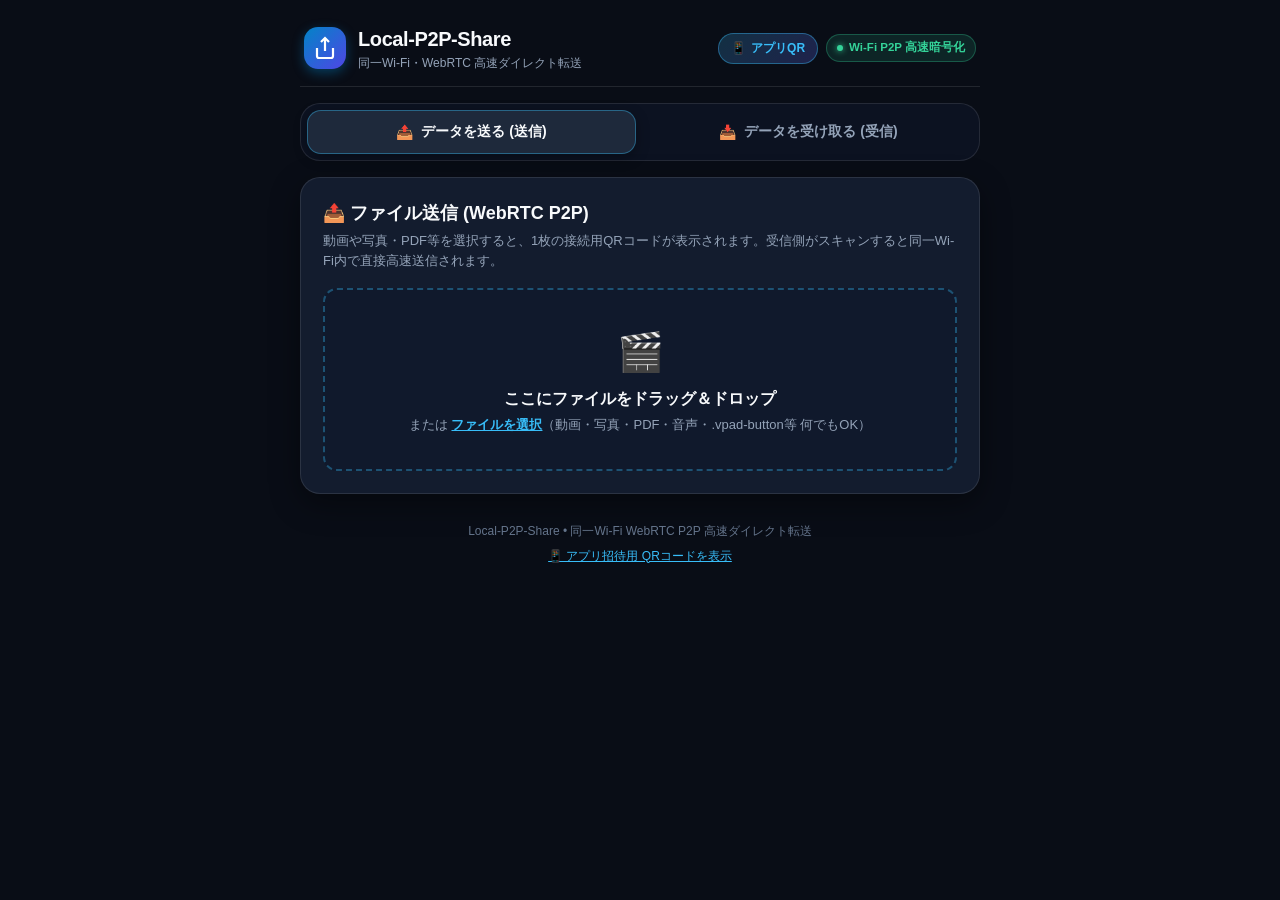
<file: index.html>
<!DOCTYPE html>
<html lang="ja">
<head>
    <meta charset="UTF-8">
    <meta name="viewport" content="width=device-width, initial-scale=1.0, maximum-scale=1.0, user-scalable=no">
    <meta name="description" content="同一Wi-Fi環境でWebRTCを用いてスマホ・タブレット・PC間で動画や大容量ファイルを高速P2P転送するWebアプリ">
    <meta name="theme-color" content="#0f172a">
    <meta name="apple-mobile-web-app-capable" content="yes">
    <meta name="apple-mobile-web-app-status-bar-style" content="black-translucent">
    <meta name="apple-mobile-web-app-title" content="Local-P2P-Share">
    <title>Local-P2P-Share - 同一Wi-Fi 高速P2Pファイル転送</title>

    <!-- スタイルシート -->
    <link rel="stylesheet" href="style.css">

    <!-- 同梱ライブラリ -->
    <script src="qrcode.min.js"></script>
    <script src="jsqr.min.js"></script>
    <script src="peerjs.min.js"></script>
</head>
<body>
    <div class="app-container">
        <!-- ヘッダー -->
        <header class="app-header">
            <div class="brand">
                <div class="brand-icon">
                    <svg width="24" height="24" viewBox="0 0 24 24" fill="none" stroke="currentColor" stroke-width="2.2">
                        <path d="M4 12v8a2 2 0 0 0 2 2h12a2 2 0 0 0 2-2v-8"/>
                        <polyline points="16 6 12 2 8 6"/>
                        <line x1="12" y1="2" x2="12" y2="15"/>
                    </svg>
                </div>
                <div>
                    <h1 class="brand-title">Local-P2P-Share</h1>
                    <p class="brand-subtitle">同一Wi-Fi・WebRTC 高速ダイレクト転送</p>
                </div>
            </div>
            <div class="header-right-actions">
                <button id="btn-open-app-qr" class="btn-app-qr" type="button" title="iPadやスマホでこのアプリを開くためのQRコードを表示">
                    <span>📱</span>
                    <span>アプリQR</span>
                </button>
                <div class="p2p-badge">
                    <span class="badge-dot"></span>
                    <span>Wi-Fi P2P 高速暗号化</span>
                </div>
            </div>
        </header>

        <!-- モード切替タブ（送信 / 受信の厳密な分離） -->
        <div class="tab-switcher">
            <button id="tab-btn-send" class="tab-btn active" type="button">
                <span class="tab-btn-icon">📤</span>
                <span class="tab-btn-text">データを送る (送信)</span>
            </button>
            <button id="tab-btn-receive" class="tab-btn" type="button">
                <span class="tab-btn-icon">📥</span>
                <span class="tab-btn-text">データを受け取る (受信)</span>
            </button>
        </div>

        <!-- メイン画面エリア -->
        <main class="main-area">

            <!-- ==================== 📤 送信モード画面 ==================== -->
            <section id="panel-send" class="panel-section active">
                <div class="panel-card">
                    <div class="panel-header">
                        <h2>📤 ファイル送信 (WebRTC P2P)</h2>
                        <p class="panel-desc">動画や写真・PDF等を選択すると、1枚の接続用QRコードが表示されます。受信側がスキャンすると同一Wi-Fi内で直接高速送信されます。</p>
                    </div>

                    <!-- ファイルドロップゾーン -->
                    <div id="drop-zone" class="drop-zone">
                        <input type="file" id="file-chooser" class="file-input-hidden">
                        <div class="drop-zone-body">
                            <div class="drop-icon">🎬</div>
                            <p class="drop-main-text">ここにファイルをドラッグ＆ドロップ</p>
                            <p class="drop-sub-text">または <span class="link-text">ファイルを選択</span>（動画・写真・PDF・音声・.vpad-button等 何でもOK）</p>
                        </div>
                    </div>

                    <!-- 選択されたファイル情報 -->
                    <div id="file-info-card" class="file-info-card hidden">
                        <div class="file-info-icon" id="file-type-icon">📦</div>
                        <div class="file-info-meta">
                            <div id="file-name" class="file-name">filename.ext</div>
                            <div id="file-size" class="file-size">0 MB</div>
                        </div>
                        <button id="btn-reset-file" class="btn-text-danger" type="button">変更</button>
                    </div>

                    <!-- 接続用QRコード表示エリア（常に1枚のシンプルな静止QR） -->
                    <div id="qr-display-container" class="qr-display-container hidden">
                        <div class="step-guide">
                            <span class="step-badge">1</span>
                            <span>受信側のカメラで下の「接続用QRコード」を読み取ってください</span>
                        </div>

                        <div class="qr-box">
                            <div id="qrcode-target" class="qrcode-target"></div>
                        </div>

                        <div class="status-indicator-box">
                            <div class="pulsing-dot"></div>
                            <span id="sender-status-text">受信端末の接続を待機しています...（同一Wi-Fi）</span>
                        </div>

                        <!-- 送信中プログレスバー -->
                        <div id="send-progress-wrapper" class="progress-box hidden">
                            <div class="progress-title-row">
                                <span class="progress-title">⚡ Wi-Fi P2P 高速送信中...</span>
                                <span id="send-percent" class="progress-percent">0%</span>
                            </div>
                            <div class="progress-track">
                                <div id="send-progress-bar" class="progress-fill blue"></div>
                            </div>
                            <div class="progress-labels">
                                <span id="send-status-bytes">0 MB / 0 MB</span>
                                <span id="send-status-speed">高速転送中</span>
                            </div>
                        </div>

                        <!-- 送信完了表示 -->
                        <div id="send-success-badge" class="send-success-badge hidden">
                            <span>✅ 送信が正常に完了しました！</span>
                        </div>
                    </div>
                </div>
            </section>


            <!-- ==================== 📥 受信モード画面 ==================== -->
            <section id="panel-receive" class="panel-section">
                <div class="panel-card">
                    <div class="panel-header">
                        <h2>📥 ファイル受信 (WebRTC P2P)</h2>
                        <p class="panel-desc">送信側の接続QRコードを1回カメラで写すと、WebRTCが接続され、動画や大容量ファイルが同一Wi-Fiで直接高速ダウンロードされます。</p>
                    </div>

                    <!-- カメラスキャナーエリア -->
                    <div class="camera-wrapper" id="camera-section">
                        <div id="scanner-box" class="scanner-box">
                            <video id="camera-feed" playsinline muted autoplay></video>
                            <canvas id="camera-canvas" class="hidden"></canvas>

                            <!-- スキャン用ガイド枠 & レーザー -->
                            <div class="scan-overlay">
                                <div class="scan-frame">
                                    <div class="scan-laser-line"></div>
                                </div>
                                <p class="scan-hint">送信側の接続QRコードを枠に合わせてください</p>
                            </div>

                            <!-- カメラ停止中のプレースホルダー -->
                            <div id="camera-idle" class="camera-idle">
                                <div class="idle-icon">📷</div>
                                <p class="idle-text">カメラを起動して送信側のQRコードをスキャンします</p>
                                <button id="btn-activate-camera" class="btn btn-emerald" type="button">
                                    カメラを起動する
                                </button>
                            </div>
                        </div>
                    </div>

                    <!-- カメラ操作バー -->
                    <div id="camera-actions" class="camera-actions hidden">
                        <button id="btn-camera-flip" class="btn btn-secondary" type="button">🔄 前面/背面 切替</button>
                        <button id="btn-camera-stop" class="btn btn-danger" type="button">⏹️ カメラ停止</button>
                    </div>

                    <!-- P2P高速受信プログレス -->
                    <div id="receive-progress-box" class="progress-box hidden">
                        <div class="progress-title-row">
                            <span id="receive-title" class="progress-title">⚡ Wi-Fi P2P 高速受信中...</span>
                            <span id="receive-percent" class="progress-percent">0%</span>
                        </div>
                        <div class="progress-track">
                            <div id="receive-progress-bar" class="progress-fill emerald"></div>
                        </div>
                        <div class="progress-labels">
                            <span id="receive-status-bytes">0 MB / 0 MB</span>
                            <span id="receive-status-speed">Wi-Fi ダイレクト通信</span>
                        </div>
                    </div>

                    <!-- 受信完了カード -->
                    <div id="receive-success-card" class="receive-success-card hidden">
                        <div class="success-check-icon">✓</div>
                        <h3>🎉 高速受信＆自動保存完了！</h3>
                        <p class="success-sub">ファイルが端末（ダウンロードフォルダ等）に保存されました。</p>
                        
                        <div class="received-meta-box">
                            <span class="file-icon-lg" id="received-type-icon">📦</span>
                            <div class="received-meta-text">
                                <div id="received-filename" class="received-filename">filename.ext</div>
                                <div id="received-filesize" class="received-filesize">0 MB</div>
                            </div>
                        </div>

                        <!-- 画像/動画プレビュー -->
                        <div id="received-preview-container" class="received-preview-container hidden"></div>

                        <!-- 受信後の保存アクション -->
                        <div class="success-btn-group">
                            <button id="btn-save-custom-location" class="btn btn-emerald btn-lg" type="button">
                                📁 保存先・フォルダを指定して保存
                            </button>
                            <a id="btn-download-again" class="btn btn-secondary" href="#" download>
                                💾 ダウンロードフォルダに保存
                            </a>
                            <button id="btn-receive-again" class="btn btn-secondary" type="button">
                                📷 続けて別のファイルを受信
                            </button>
                        </div>
                    </div>

                    <!-- 受信設定オプション -->
                    <div class="receive-options-bar">
                        <label class="checkbox-label" for="toggle-auto-download">
                            <input type="checkbox" id="toggle-auto-download" checked>
                            <span>受信完了時に自動ダウンロードを行う</span>
                        </label>
                    </div>

                </div>
            </section>

        </main>

        <!-- 通知トースト -->
        <div id="toast" class="toast hidden"></div>

        <!-- フッター -->
        <footer class="app-footer">
            <p>Local-P2P-Share • 同一Wi-Fi WebRTC P2P 高速ダイレクト転送</p>
            <button id="btn-footer-app-qr" class="footer-link-btn" type="button">📱 アプリ招待用 QRコードを表示</button>
        </footer>
    </div>

    <!-- ==================== 📱 アプリ起動用 QRコード モーダル ==================== -->
    <div id="app-qr-modal" class="modal-backdrop hidden" role="dialog" aria-modal="true" aria-labelledby="app-qr-modal-title">
        <div class="modal-card">
            <button id="btn-close-app-qr" class="modal-close-btn" type="button" aria-label="閉じる">✕</button>
            <div class="modal-header">
                <div class="modal-icon-badge">📱</div>
                <div>
                    <h3 id="app-qr-modal-title" class="modal-title">iPad / iPhone でアプリを開く</h3>
                    <p class="modal-desc">標準カメラをかざすとアプリが即座に起動します！</p>
                </div>
            </div>

            <div class="modal-qr-container">
                <div id="app-url-qr-target" class="modal-qr-box"></div>
            </div>

            <div class="modal-url-box">
                <input type="text" id="app-share-url-input" class="modal-url-input" readonly value="https://galakutar.github.io/Local-P2P-Share/">
                <button id="btn-copy-app-url" class="btn btn-emerald btn-sm" type="button">🔗 コピー</button>
            </div>

            <div class="modal-guide-steps">
                <strong>📖 開き方の手順：</strong>
                <ol>
                    <li>iPadやスマートフォンの標準 <strong>「カメラ」</strong> で上のQRコードを写します。</li>
                    <li>画面に出る <strong>黄色いリンク</strong> をタップするとアプリが開きます。</li>
                    <li>Safariの共有メニューから <strong>「ホーム画面に追加」</strong> すると全画面アプリとして使えます。</li>
                </ol>
            </div>
        </div>
    </div>

    <!-- アプリケーションロジック -->
    <script src="app.js"></script>
</body>
</html>
</file>
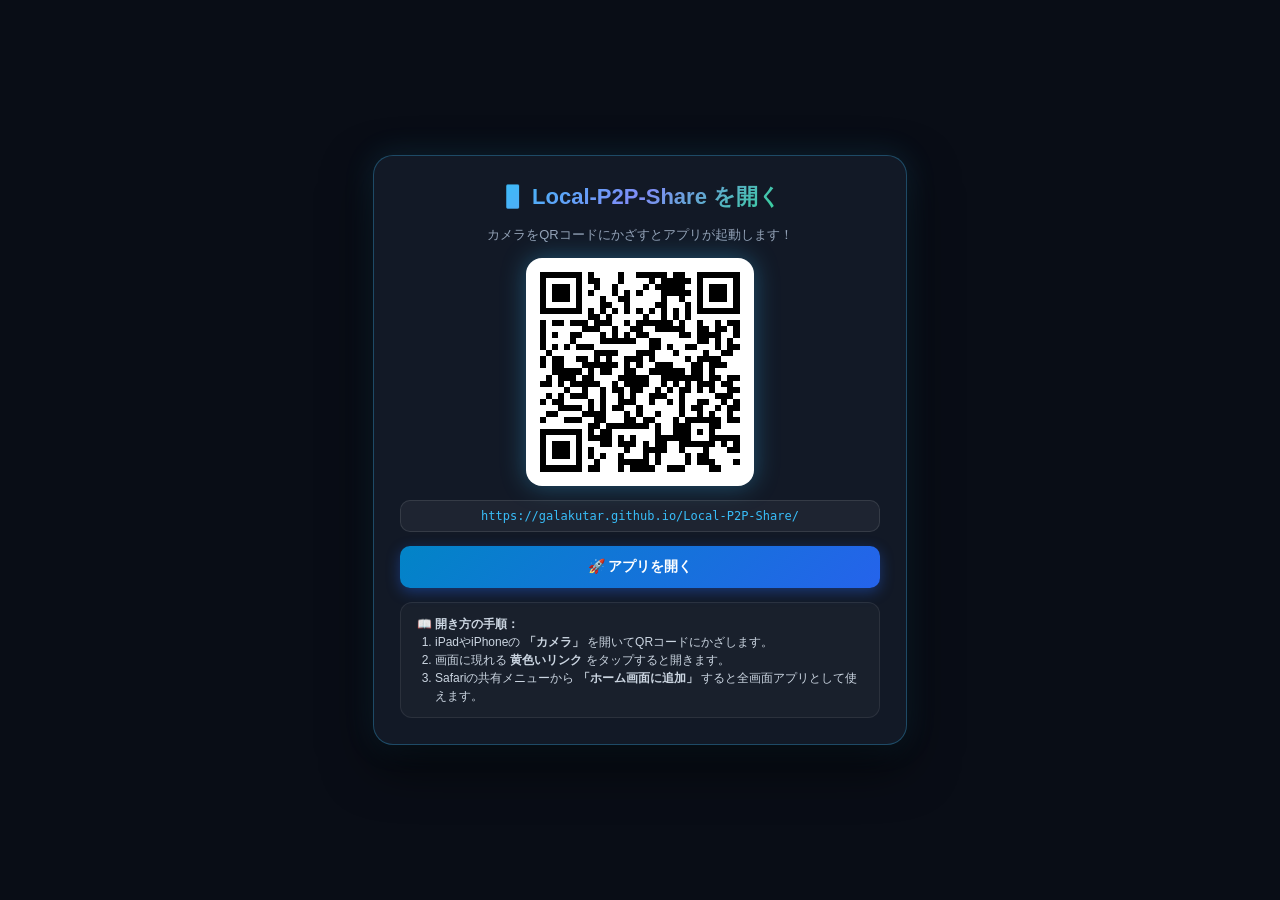
<file: qr-code.html>
<!DOCTYPE html>
<html lang="ja">
<head>
    <meta charset="UTF-8">
    <meta name="viewport" content="width=device-width, initial-scale=1.0">
    <title>Local-P2P-Share - アプリ招待用 QRコード</title>
    <style>
        body {
            background-color: #090d16;
            color: #ffffff;
            font-family: -apple-system, BlinkMacSystemFont, "Segoe UI", Roboto, "Helvetica Neue", sans-serif;
            display: flex;
            flex-direction: column;
            justify-content: center;
            align-items: center;
            min-height: 100vh;
            margin: 0;
            padding: 16px;
            box-sizing: border-box;
            text-align: center;
        }
        .card {
            background: #121926;
            border: 1px solid rgba(56, 189, 248, 0.3);
            border-radius: 20px;
            padding: 26px;
            max-width: 480px;
            width: 100%;
            box-shadow: 0 20px 50px rgba(0, 0, 0, 0.6), 0 0 30px rgba(56, 189, 248, 0.15);
            display: flex;
            flex-direction: column;
            align-items: center;
            gap: 14px;
        }
        h1 {
            font-size: 22px;
            margin: 0;
            background: linear-gradient(135deg, #38bdf8 0%, #818cf8 50%, #34d399 100%);
            -webkit-background-clip: text;
            -webkit-text-fill-color: transparent;
        }
        p {
            font-size: 13px;
            color: #94a3b8;
            margin: 0;
            line-height: 1.4;
        }
        .qr-container {
            background: #ffffff;
            padding: 14px;
            border-radius: 16px;
            display: inline-block;
            box-shadow: 0 0 24px rgba(56, 189, 248, 0.35);
        }
        .qr-container canvas, .qr-container img {
            display: block;
            width: 200px;
            height: 200px;
        }
        .url-box {
            background: rgba(255, 255, 255, 0.05);
            border: 1px solid rgba(255, 255, 255, 0.1);
            border-radius: 10px;
            padding: 8px 12px;
            font-family: monospace;
            font-size: 12px;
            color: #38bdf8;
            word-break: break-all;
            width: 100%;
            box-sizing: border-box;
        }
        .btn {
            display: flex;
            align-items: center;
            justify-content: center;
            gap: 6px;
            padding: 12px 18px;
            border-radius: 10px;
            font-size: 14px;
            font-weight: 700;
            border: none;
            cursor: pointer;
            text-decoration: none;
            width: 100%;
            box-sizing: border-box;
            transition: transform 0.15s ease;
        }
        .btn:active {
            transform: scale(0.97);
        }
        .btn-open {
            background: linear-gradient(135deg, #0284c7, #2563eb);
            color: #fff;
            box-shadow: 0 4px 14px rgba(37, 99, 235, 0.4);
        }
        .guide-steps {
            text-align: left;
            background: rgba(255, 255, 255, 0.03);
            border: 1px solid rgba(255, 255, 255, 0.08);
            border-radius: 12px;
            padding: 12px 16px;
            font-size: 12px;
            color: #cbd5e1;
            line-height: 1.5;
            width: 100%;
            box-sizing: border-box;
        }
        .guide-steps ol {
            margin: 0;
            padding-left: 18px;
        }
    </style>
    <script src="qrcode.min.js"></script>
</head>
<body>
    <div class="card">
        <h1>📱 Local-P2P-Share を開く</h1>
        <p>カメラをQRコードにかざすとアプリが起動します！</p>

        <div class="qr-container">
            <div id="qr-holder"></div>
        </div>

        <div class="url-box" id="url-text">https://galakutar.github.io/Local-P2P-Share/</div>

        <a class="btn btn-open" href="./index.html">🚀 アプリを開く</a>

        <div class="guide-steps">
            <strong>📖 開き方の手順：</strong>
            <ol>
                <li>iPadやiPhoneの <strong>「カメラ」</strong> を開いてQRコードにかざします。</li>
                <li>画面に現れる <strong>黄色いリンク</strong> をタップすると開きます。</li>
                <li>Safariの共有メニューから <strong>「ホーム画面に追加」</strong> すると全画面アプリとして使えます。</li>
            </ol>
        </div>
    </div>

    <script>
        const appUrl = 'https://galakutar.github.io/Local-P2P-Share/';
        const holder = document.getElementById('qr-holder');
        if (typeof QRCode !== 'undefined' && holder) {
            new QRCode(holder, {
                text: appUrl,
                width: 200,
                height: 200,
                colorDark: '#000000',
                colorLight: '#ffffff',
                correctLevel: QRCode.CorrectLevel.M
            });
        }
    </script>
</body>
</html>
</file>
<file: style.css>
/* ==========================================================================
   Local-P2P-Share - WebRTC 高速P2Pファイル転送 スタイルシート
   ========================================================================== */

:root {
    --bg-main: #090d16;
    --bg-card: #131c2e;
    --bg-card-alt: #1e293b;
    --border-color: rgba(255, 255, 255, 0.1);
    --border-active: #38bdf8;
    
    --accent-blue: #0284c7;
    --accent-blue-light: #38bdf8;
    --accent-indigo: #6366f1;
    --accent-emerald: #059669;
    --accent-emerald-light: #34d399;
    --accent-rose: #f43f5e;
    
    --text-main: #f8fafc;
    --text-sub: #94a3b8;
    --text-muted: #64748b;
    
    --font-family: -apple-system, BlinkMacSystemFont, "Segoe UI", Roboto, "Helvetica Neue", Arial, sans-serif;
    --radius-sm: 8px;
    --radius-md: 14px;
    --radius-lg: 20px;
}

*, *::before, *::after {
    box-sizing: border-box;
    margin: 0;
    padding: 0;
    -webkit-tap-highlight-color: transparent;
}

body {
    background-color: var(--bg-main);
    color: var(--text-main);
    font-family: var(--font-family);
    min-height: 100vh;
    display: flex;
    justify-content: center;
    padding: 16px;
    line-height: 1.5;
}

.app-container {
    width: 100%;
    max-width: 680px;
    display: flex;
    flex-direction: column;
    gap: 16px;
}

/* ヘッダー */
.app-header {
    display: flex;
    align-items: center;
    justify-content: space-between;
    padding: 8px 4px 14px;
    border-bottom: 1px solid var(--border-color);
}

.brand {
    display: flex;
    align-items: center;
    gap: 12px;
}

.brand-icon {
    width: 42px;
    height: 42px;
    background: linear-gradient(135deg, var(--accent-blue), #4f46e5);
    border-radius: var(--radius-md);
    display: flex;
    align-items: center;
    justify-content: center;
    color: #ffffff;
    box-shadow: 0 4px 12px rgba(2, 132, 199, 0.4);
}

.brand-title {
    font-size: 20px;
    font-weight: 800;
    letter-spacing: -0.02em;
}

.brand-subtitle {
    font-size: 12px;
    color: var(--text-sub);
}

.header-right-actions {
    display: flex;
    align-items: center;
    gap: 8px;
}

.btn-app-qr {
    display: inline-flex;
    align-items: center;
    gap: 5px;
    padding: 6px 12px;
    background: linear-gradient(135deg, rgba(56, 189, 248, 0.2), rgba(99, 102, 241, 0.25));
    border: 1px solid rgba(56, 189, 248, 0.4);
    border-radius: 999px;
    color: var(--accent-blue-light);
    font-size: 12px;
    font-weight: 700;
    cursor: pointer;
    transition: all 0.2s ease;
}

.btn-app-qr:hover {
    background: linear-gradient(135deg, rgba(56, 189, 248, 0.35), rgba(99, 102, 241, 0.4));
    transform: translateY(-1px);
    box-shadow: 0 4px 12px rgba(56, 189, 248, 0.3);
}

.p2p-badge {
    display: flex;
    align-items: center;
    gap: 6px;
    padding: 4px 10px;
    background: rgba(52, 211, 153, 0.12);
    border: 1px solid rgba(52, 211, 153, 0.3);
    border-radius: 999px;
    font-size: 11.5px;
    font-weight: 600;
    color: var(--accent-emerald-light);
}

.badge-dot {
    width: 6px;
    height: 6px;
    background: var(--accent-emerald-light);
    border-radius: 50%;
    box-shadow: 0 0 6px var(--accent-emerald-light);
}

/* タブ切替 */
.tab-switcher {
    display: grid;
    grid-template-columns: 1fr 1fr;
    gap: 8px;
    background: rgba(15, 23, 42, 0.6);
    padding: 6px;
    border-radius: var(--radius-lg);
    border: 1px solid var(--border-color);
}

.tab-btn {
    display: flex;
    align-items: center;
    justify-content: center;
    gap: 8px;
    padding: 12px 14px;
    background: transparent;
    border: 1px solid transparent;
    border-radius: var(--radius-md);
    color: var(--text-sub);
    font-size: 14px;
    font-weight: 700;
    cursor: pointer;
    transition: all 0.2s ease;
    outline: none;
}

.tab-btn:hover {
    color: var(--text-main);
    background: rgba(255, 255, 255, 0.04);
}

.tab-btn.active {
    background: var(--bg-card-alt);
    color: var(--text-main);
    border-color: rgba(56, 189, 248, 0.4);
    box-shadow: 0 4px 14px rgba(0, 0, 0, 0.3);
}

#tab-btn-receive.tab-btn.active {
    border-color: rgba(52, 211, 153, 0.4);
}

/* パネルセクション */
.panel-section {
    display: none;
    animation: fadeIn 0.25s ease;
}

.panel-section.active {
    display: block;
}

@keyframes fadeIn {
    from { opacity: 0; transform: translateY(4px); }
    to { opacity: 1; transform: translateY(0); }
}

.panel-card {
    background: var(--bg-card);
    border: 1px solid var(--border-color);
    border-radius: var(--radius-lg);
    padding: 22px;
    display: flex;
    flex-direction: column;
    gap: 18px;
    box-shadow: 0 10px 30px rgba(0, 0, 0, 0.4);
}

.panel-header h2 {
    font-size: 18px;
    font-weight: 700;
    margin-bottom: 4px;
}

.panel-desc {
    font-size: 13px;
    color: var(--text-sub);
}

/* ==================== 📤 送信スタイル ==================== */
.drop-zone {
    border: 2px dashed rgba(56, 189, 248, 0.35);
    background: rgba(15, 23, 42, 0.5);
    border-radius: var(--radius-md);
    padding: 34px 16px;
    text-align: center;
    cursor: pointer;
    transition: all 0.2s ease;
}

.drop-zone:hover, .drop-zone.dragover {
    border-color: var(--accent-blue-light);
    background: rgba(56, 189, 248, 0.08);
}

.file-input-hidden {
    display: none;
}

.drop-icon {
    font-size: 38px;
    margin-bottom: 6px;
}

.drop-main-text {
    font-size: 16px;
    font-weight: 700;
    margin-bottom: 4px;
}

.drop-sub-text {
    font-size: 13px;
    color: var(--text-sub);
}

.link-text {
    color: var(--accent-blue-light);
    text-decoration: underline;
    font-weight: 600;
}

/* ファイル情報カード */
.file-info-card {
    display: flex;
    align-items: center;
    gap: 12px;
    background: rgba(30, 41, 59, 0.8);
    border: 1px solid rgba(56, 189, 248, 0.3);
    border-radius: var(--radius-md);
    padding: 12px 16px;
}

.file-info-icon {
    font-size: 26px;
}

.file-info-meta {
    flex: 1;
    min-width: 0;
}

.file-name {
    font-weight: 700;
    font-size: 14px;
    white-space: nowrap;
    overflow: hidden;
    text-overflow: ellipsis;
}

.file-size {
    font-size: 12px;
    color: var(--text-sub);
    font-family: monospace;
}

.btn-text-danger {
    background: transparent;
    border: none;
    color: #fda4af;
    font-size: 13px;
    font-weight: 700;
    cursor: pointer;
    padding: 6px 10px;
    border-radius: var(--radius-sm);
}

.btn-text-danger:hover {
    background: rgba(244, 63, 94, 0.15);
    color: var(--accent-rose);
}

/* 接続用QRコード表示 */
.qr-display-container {
    display: flex;
    flex-direction: column;
    align-items: center;
    gap: 14px;
}

.step-guide {
    display: flex;
    align-items: center;
    gap: 8px;
    font-size: 13.5px;
    font-weight: 700;
    color: var(--text-main);
    text-align: center;
}

.step-badge {
    width: 22px;
    height: 22px;
    background: var(--accent-blue-light);
    color: #000;
    border-radius: 50%;
    display: inline-flex;
    align-items: center;
    justify-content: center;
    font-size: 12px;
    font-weight: 800;
}

.qr-box {
    background: #ffffff;
    padding: 14px;
    border-radius: var(--radius-lg);
    box-shadow: 0 8px 30px rgba(0, 0, 0, 0.5), 0 0 20px rgba(56, 189, 248, 0.2);
    display: flex;
    justify-content: center;
    align-items: center;
}

.qrcode-target canvas, .qrcode-target img {
    display: block;
    max-width: 100%;
}

.status-indicator-box {
    display: flex;
    align-items: center;
    gap: 8px;
    font-size: 12.5px;
    color: var(--text-sub);
}

.pulsing-dot {
    width: 8px;
    height: 8px;
    background: var(--accent-blue-light);
    border-radius: 50%;
    animation: pulse 1.5s infinite;
}

@keyframes pulse {
    0% { transform: scale(0.9); opacity: 0.7; }
    50% { transform: scale(1.3); opacity: 1; box-shadow: 0 0 10px var(--accent-blue-light); }
    100% { transform: scale(0.9); opacity: 0.7; }
}

/* プログレスボックス（送信・受信共通） */
.progress-box {
    width: 100%;
    background: rgba(15, 23, 42, 0.8);
    border: 1px solid rgba(56, 189, 248, 0.35);
    border-radius: var(--radius-md);
    padding: 14px 16px;
    display: flex;
    flex-direction: column;
    gap: 8px;
}

#panel-receive .progress-box {
    border-color: rgba(52, 211, 153, 0.4);
}

.progress-title-row {
    display: flex;
    justify-content: space-between;
    font-size: 13.5px;
    font-weight: 700;
}

.progress-title {
    color: var(--accent-blue-light);
}

#panel-receive .progress-title {
    color: var(--accent-emerald-light);
}

.progress-percent {
    font-family: monospace;
}

.progress-track {
    width: 100%;
    height: 10px;
    background: rgba(255, 255, 255, 0.1);
    border-radius: 999px;
    overflow: hidden;
}

.progress-fill {
    height: 100%;
    width: 0%;
    transition: width 0.1s linear;
}

.progress-fill.blue {
    background: linear-gradient(90deg, var(--accent-blue-light), var(--accent-indigo));
}

.progress-fill.emerald {
    background: linear-gradient(90deg, #10b981, var(--accent-emerald-light));
}

.progress-labels {
    display: flex;
    justify-content: space-between;
    font-size: 12px;
    color: var(--text-sub);
    font-family: monospace;
}

.send-success-badge {
    background: rgba(52, 211, 153, 0.15);
    border: 1px solid rgba(52, 211, 153, 0.4);
    color: var(--accent-emerald-light);
    padding: 8px 16px;
    border-radius: var(--radius-sm);
    font-size: 13px;
    font-weight: 700;
}

/* ==================== 📥 受信スタイル ==================== */
.camera-wrapper {
    display: flex;
    justify-content: center;
    width: 100%;
}

.scanner-box {
    position: relative;
    width: 100%;
    max-width: 420px;
    height: 300px;
    background: #000000;
    border-radius: var(--radius-lg);
    overflow: hidden;
    border: 2px solid rgba(52, 211, 153, 0.4);
    box-shadow: 0 0 25px rgba(52, 211, 153, 0.2);
    display: flex;
    align-items: center;
    justify-content: center;
}

#camera-feed {
    width: 100%;
    height: 100%;
    object-fit: cover;
    display: block;
}

.scan-overlay {
    position: absolute;
    inset: 0;
    pointer-events: none;
    display: flex;
    flex-direction: column;
    align-items: center;
    justify-content: center;
    gap: 12px;
}

.scan-frame {
    width: 200px;
    height: 200px;
    border: 2px solid rgba(52, 211, 153, 0.8);
    border-radius: var(--radius-md);
    position: relative;
    box-shadow: 0 0 0 9999px rgba(0, 0, 0, 0.4);
}

.scan-laser-line {
    position: absolute;
    width: 100%;
    height: 3px;
    background: linear-gradient(90deg, transparent, #34d399, transparent);
    box-shadow: 0 0 10px #34d399;
    animation: scanAnim 2s ease-in-out infinite;
}

@keyframes scanAnim {
    0% { top: 5%; opacity: 0.2; }
    50% { top: 92%; opacity: 1; }
    100% { top: 5%; opacity: 0.2; }
}

.scan-hint {
    background: rgba(0, 0, 0, 0.7);
    color: #ffffff;
    font-size: 12px;
    font-weight: 600;
    padding: 4px 10px;
    border-radius: 999px;
    z-index: 2;
}

/* カメラ停止中 */
.camera-idle {
    position: absolute;
    inset: 0;
    background: #0f172a;
    display: flex;
    flex-direction: column;
    align-items: center;
    justify-content: center;
    gap: 12px;
    padding: 20px;
    text-align: center;
    z-index: 5;
}

.idle-icon {
    font-size: 40px;
}

.idle-text {
    font-size: 13.5px;
    color: var(--text-sub);
}

.camera-actions {
    display: flex;
    justify-content: center;
    gap: 10px;
}

/* 受信完了カード */
.receive-success-card {
    background: rgba(6, 78, 59, 0.25);
    border: 1px solid rgba(52, 211, 153, 0.5);
    border-radius: var(--radius-lg);
    padding: 22px;
    text-align: center;
    display: flex;
    flex-direction: column;
    align-items: center;
    gap: 12px;
}

.success-check-icon {
    width: 48px;
    height: 48px;
    background: linear-gradient(135deg, #059669, #34d399);
    border-radius: 50%;
    color: #ffffff;
    font-size: 24px;
    font-weight: 900;
    display: flex;
    align-items: center;
    justify-content: center;
    box-shadow: 0 0 20px rgba(52, 211, 153, 0.5);
}

.success-sub {
    font-size: 13px;
    color: #a7f3d0;
}

.received-meta-box {
    display: flex;
    align-items: center;
    gap: 12px;
    background: rgba(15, 23, 42, 0.7);
    border: 1px solid rgba(52, 211, 153, 0.3);
    border-radius: var(--radius-md);
    padding: 12px 16px;
    width: 100%;
    max-width: 380px;
    text-align: left;
}

.file-icon-lg {
    font-size: 24px;
}

.received-meta-text {
    flex: 1;
    min-width: 0;
}

.received-filename {
    font-weight: 700;
    font-size: 14px;
    white-space: nowrap;
    overflow: hidden;
    text-overflow: ellipsis;
}

.received-filesize {
    font-size: 12px;
    color: var(--text-sub);
    font-family: monospace;
}

.received-preview-container {
    max-width: 320px;
    max-height: 200px;
    border-radius: var(--radius-sm);
    overflow: hidden;
    margin: 4px 0;
}

.received-preview-container img, .received-preview-container video {
    width: 100%;
    max-height: 200px;
    object-fit: contain;
    display: block;
    border-radius: var(--radius-sm);
}

.success-btn-group {
    display: flex;
    gap: 10px;
    flex-wrap: wrap;
    justify-content: center;
    width: 100%;
    margin-top: 4px;
}

/* 共通ボタン */
.btn {
    display: inline-flex;
    align-items: center;
    justify-content: center;
    gap: 6px;
    padding: 10px 18px;
    border-radius: var(--radius-md);
    font-size: 14px;
    font-weight: 700;
    border: none;
    cursor: pointer;
    text-decoration: none;
    transition: transform 0.15s ease, opacity 0.15s ease;
    outline: none;
}

.btn:active {
    transform: scale(0.97);
}

.btn-emerald {
    background: linear-gradient(135deg, #059669, #10b981);
    color: #ffffff;
    box-shadow: 0 4px 14px rgba(16, 185, 129, 0.35);
}

.btn-secondary {
    background: rgba(255, 255, 255, 0.08);
    border: 1px solid var(--border-color);
    color: var(--text-main);
}

.btn-danger {
    background: rgba(244, 63, 94, 0.15);
    border: 1px solid rgba(244, 63, 94, 0.3);
    color: #fda4af;
}

.btn-lg {
    padding: 12px 22px;
    font-size: 15px;
    width: 100%;
    max-width: 380px;
}

.btn-sm {
    padding: 8px 14px;
    font-size: 12.5px;
}

/* 受信設定オプション */
.receive-options-bar {
    display: flex;
    justify-content: center;
    padding-top: 4px;
}

.checkbox-label {
    display: inline-flex;
    align-items: center;
    gap: 8px;
    font-size: 13px;
    color: var(--text-sub);
    cursor: pointer;
    user-select: none;
}

.checkbox-label input[type="checkbox"] {
    width: 16px;
    height: 16px;
    accent-color: var(--accent-emerald-light);
    cursor: pointer;
}

/* ==================== 📱 アプリQR モーダル ==================== */
.modal-backdrop {
    position: fixed;
    inset: 0;
    background: rgba(0, 0, 0, 0.75);
    backdrop-filter: blur(6px);
    -webkit-backdrop-filter: blur(6px);
    display: flex;
    align-items: center;
    justify-content: center;
    padding: 16px;
    z-index: 2000;
    animation: fadeIn 0.2s ease;
}

.modal-card {
    position: relative;
    background: #111827;
    border: 1px solid rgba(56, 189, 248, 0.4);
    border-radius: var(--radius-lg);
    padding: 24px 20px;
    width: 100%;
    max-width: 440px;
    box-shadow: 0 20px 50px rgba(0, 0, 0, 0.8), 0 0 30px rgba(56, 189, 248, 0.2);
    display: flex;
    flex-direction: column;
    align-items: center;
    gap: 14px;
    text-align: center;
    animation: popUp 0.25s cubic-bezier(0.16, 1, 0.3, 1);
}

@keyframes popUp {
    from { opacity: 0; transform: scale(0.92); }
    to { opacity: 1; transform: scale(1); }
}

.modal-close-btn {
    position: absolute;
    top: 12px;
    right: 14px;
    background: rgba(255, 255, 255, 0.1);
    border: none;
    color: var(--text-sub);
    width: 32px;
    height: 32px;
    border-radius: 50%;
    font-size: 14px;
    font-weight: 700;
    cursor: pointer;
    display: flex;
    align-items: center;
    justify-content: center;
    transition: all 0.15s ease;
}

.modal-close-btn:hover {
    background: rgba(244, 63, 94, 0.2);
    color: #ffffff;
}

.modal-header {
    display: flex;
    flex-direction: column;
    align-items: center;
    gap: 6px;
}

.modal-icon-badge {
    font-size: 32px;
}

.modal-title {
    font-size: 18px;
    font-weight: 800;
    background: linear-gradient(135deg, #ffffff, #93c5fd);
    -webkit-background-clip: text;
    -webkit-text-fill-color: transparent;
}

.modal-desc {
    font-size: 12.5px;
    color: var(--text-sub);
}

.modal-qr-container {
    background: #ffffff;
    padding: 12px;
    border-radius: var(--radius-md);
    box-shadow: 0 4px 20px rgba(0, 0, 0, 0.4);
    display: flex;
    justify-content: center;
    align-items: center;
}

.modal-qr-box canvas, .modal-qr-box img {
    display: block;
    max-width: 100%;
}

.modal-url-box {
    display: flex;
    gap: 6px;
    width: 100%;
}

.modal-url-input {
    flex: 1;
    background: #0f172a;
    border: 1px solid var(--border-color);
    border-radius: var(--radius-sm);
    padding: 8px 12px;
    color: var(--text-main);
    font-size: 12px;
    font-family: monospace;
    outline: none;
}

.modal-guide-steps {
    text-align: left;
    background: rgba(255, 255, 255, 0.03);
    border: 1px solid rgba(255, 255, 255, 0.08);
    border-radius: var(--radius-sm);
    padding: 10px 14px;
    font-size: 11.5px;
    color: #cbd5e1;
    line-height: 1.5;
    width: 100%;
}

.modal-guide-steps ol {
    padding-left: 18px;
    margin-top: 4px;
}

.modal-guide-steps li {
    margin-bottom: 2px;
}

/* トースト */
.toast {
    position: fixed;
    bottom: 20px;
    left: 50%;
    transform: translateX(-50%);
    background: rgba(15, 23, 42, 0.95);
    border: 1px solid var(--border-active);
    color: #ffffff;
    padding: 8px 16px;
    border-radius: 999px;
    font-size: 13px;
    font-weight: 600;
    box-shadow: 0 8px 24px rgba(0, 0, 0, 0.5);
    z-index: 3000;
}

/* フッター */
.app-footer {
    text-align: center;
    padding: 12px 0 6px;
    font-size: 12px;
    color: var(--text-muted);
    display: flex;
    flex-direction: column;
    align-items: center;
    gap: 4px;
}

.footer-link-btn {
    background: transparent;
    border: none;
    color: var(--accent-blue-light);
    font-size: 12px;
    cursor: pointer;
    margin-top: 4px;
    text-decoration: underline;
}

.hidden {
    display: none !important;
}

@media (max-width: 540px) {
    body {
        padding: 10px;
    }
    .panel-card {
        padding: 16px;
    }
    .scanner-box {
        height: 250px;
    }
}
</file>
